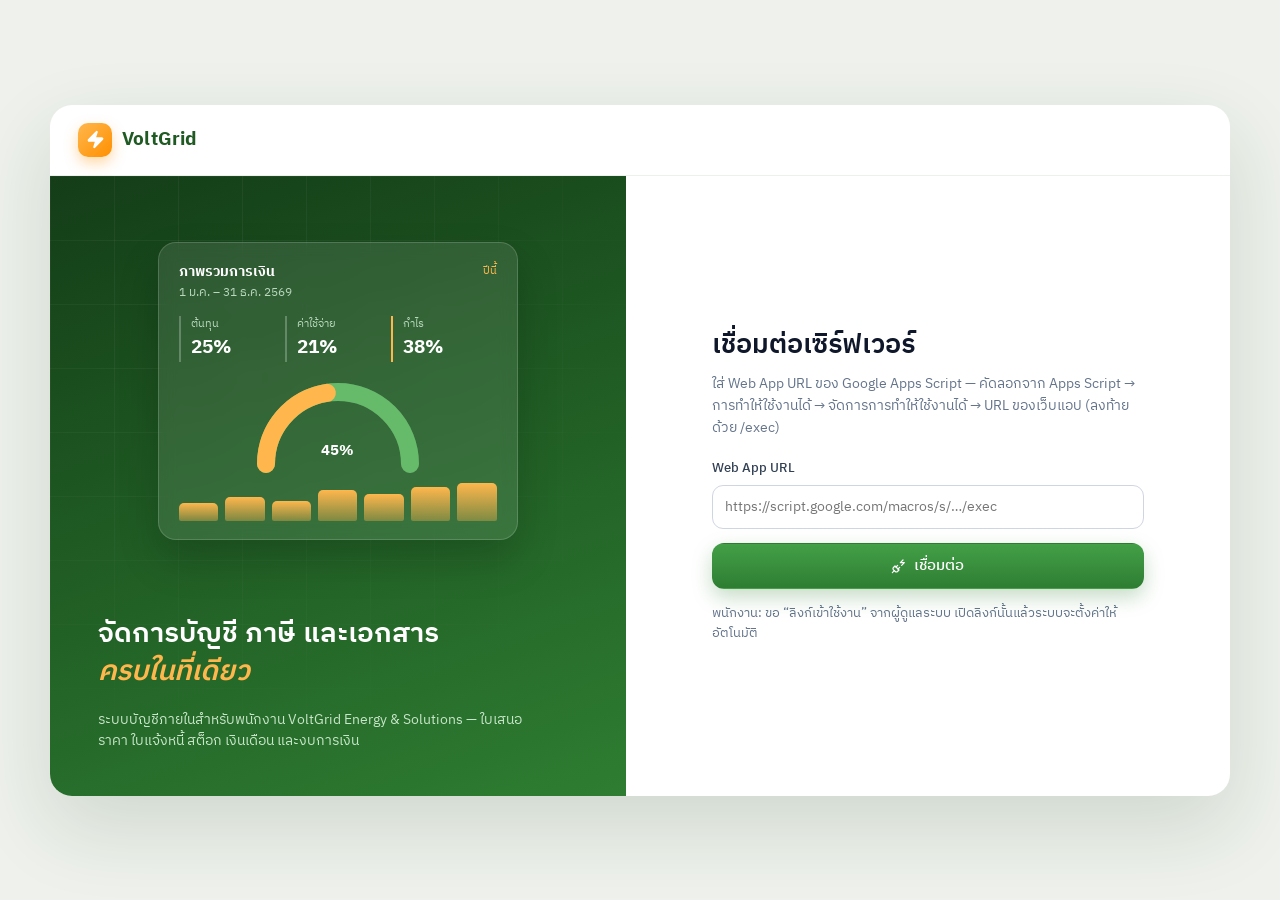
<file: index.html>
<!doctype html>
<html lang="th">
<head>
  <meta charset="utf-8">
  <meta name="viewport" content="width=device-width, initial-scale=1">
  <title>VoltGrid Accounting — ระบบบัญชีออนไลน์</title>
  <meta name="description" content="โปรแกรมบัญชีออนไลน์สำหรับ SME ไทย: ใบเสนอราคา ใบวางบิล ใบเสร็จ ซื้อ/ค่าใช้จ่าย สต็อก เงินเดือน สินทรัพย์ งบการเงิน ภาษี">
  <meta name="theme-color" content="#1f5a23">
  <!-- รูปและข้อความตอนแชร์ลิงก์ (LINE / Facebook / X) — เปลี่ยนรูปได้โดยแทนที่ไฟล์ assets/share.png -->
  <meta property="og:type" content="website">
  <meta property="og:site_name" content="VoltGrid Accounting">
  <meta property="og:title" content="VoltGrid Accounting — ระบบบัญชีออนไลน์">
  <meta property="og:description" content="ระบบบัญชีภายในของ VoltGrid Energy &amp; Solutions Co., Ltd. — ใบเสนอราคา ใบแจ้งหนี้ สต็อก เงินเดือน และงบการเงิน">
  <meta property="og:url" content="https://narakornee-maker.github.io/accflow/">
  <meta property="og:image" content="https://narakornee-maker.github.io/accflow/assets/share.png">
  <meta property="og:image:width" content="1200">
  <meta property="og:image:height" content="630">
  <meta name="twitter:card" content="summary_large_image">
  <meta name="twitter:image" content="https://narakornee-maker.github.io/accflow/assets/share.png">
  <link rel="apple-touch-icon" id="apple-icon" href="assets/icon.png">
  <link rel="icon" id="favicon" href="data:image/svg+xml,%3Csvg xmlns='http://www.w3.org/2000/svg' viewBox='0 0 32 32'%3E%3Crect width='32' height='32' rx='8' fill='%232E7D32'/%3E%3Cpath d='M18 4 8 18h7l-2 10 10-14h-7z' fill='%23FF8F00'/%3E%3C/svg%3E">
  <link rel="preconnect" href="https://fonts.googleapis.com">
  <link rel="preconnect" href="https://fonts.gstatic.com" crossorigin>
  <link href="https://fonts.googleapis.com/css2?family=IBM+Plex+Sans+Thai:wght@300;400;500;600;700&family=Sarabun:wght@400;600;700&display=swap" rel="stylesheet">
  <link rel="stylesheet" href="css/style.css">
</head>
<body>
  <div class="app">
    <aside class="sidebar" id="sidebar">
      <div class="brand">
        <div class="brand-logo" id="brand-logo"><i data-lucide="zap" class="ic"></i></div>
        <div class="brand-txt"><b id="brand-name">VoltGrid</b><small id="brand-sub">Energy &amp; Solutions · บัญชี</small></div>
      </div>
      <nav class="nav" id="nav"></nav>
      <div class="sidebar-foot" id="sidebar-foot"></div>
    </aside>
    <div class="scrim" onclick="document.body.classList.remove('nav-open')"></div>
    <div class="main">
      <header class="topbar">
        <button class="icon-btn menu-btn" onclick="document.body.classList.toggle('nav-open')" aria-label="เมนู"><i data-lucide="menu" class="ic"></i></button>
        <div>
          <h1 id="page-title">แดชบอร์ด</h1>
        </div>
        <div class="topbar-right">
          <div class="dropdown" id="co-dd"></div>
          <button id="sync-status" class="sync-pill" onclick="Sync.refresh({ quiet: false })" title="ซิงก์ข้อมูล"></button>
          <div class="dropdown" id="new-doc-dd">
            <button class="btn btn-primary btn-sm" onclick="App.toggleDropdown('new-doc-dd', event)"><i data-lucide="plus" class="ic"></i><span class="hide-sm">สร้างเอกสารใหม่</span><i data-lucide="chevron-down" class="ic"></i></button>
            <div class="dropdown-menu" id="new-doc-menu"></div>
          </div>
          <div class="dropdown" id="user-dd"><div class="user-chip" id="user-chip"></div></div>
        </div>
      </header>
      <main class="content" id="view"></main>
    </div>
  </div>

  <script src="vendor/lucide.min.js"></script>
  <script src="vendor/chart.umd.min.js"></script>
  <script src="vendor/qrcode.js"></script>
  <script src="js/config.js"></script>
  <script src="js/util.js"></script>
  <script src="js/store.js"></script>
  <script src="js/accounting.js"></script>
  <script src="js/auth.js"></script>
  <script src="js/print.js"></script>
  <script src="js/demo.js"></script>
  <script src="js/pages/dashboard.js"></script>
  <script src="js/pages/documents.js"></script>
  <script src="js/pages/contacts.js"></script>
  <script src="js/pages/products.js"></script>
  <script src="js/pages/payroll.js"></script>
  <script src="js/pages/assets.js"></script>
  <script src="js/pages/accounting.js"></script>
  <script src="js/pages/reports.js"></script>
  <script src="js/pages/settings.js"></script>
  <script src="js/pages/letters.js"></script>
  <script src="js/pages/files.js"></script>
  <script src="js/app.js"></script>
</body>
</html>
</file>
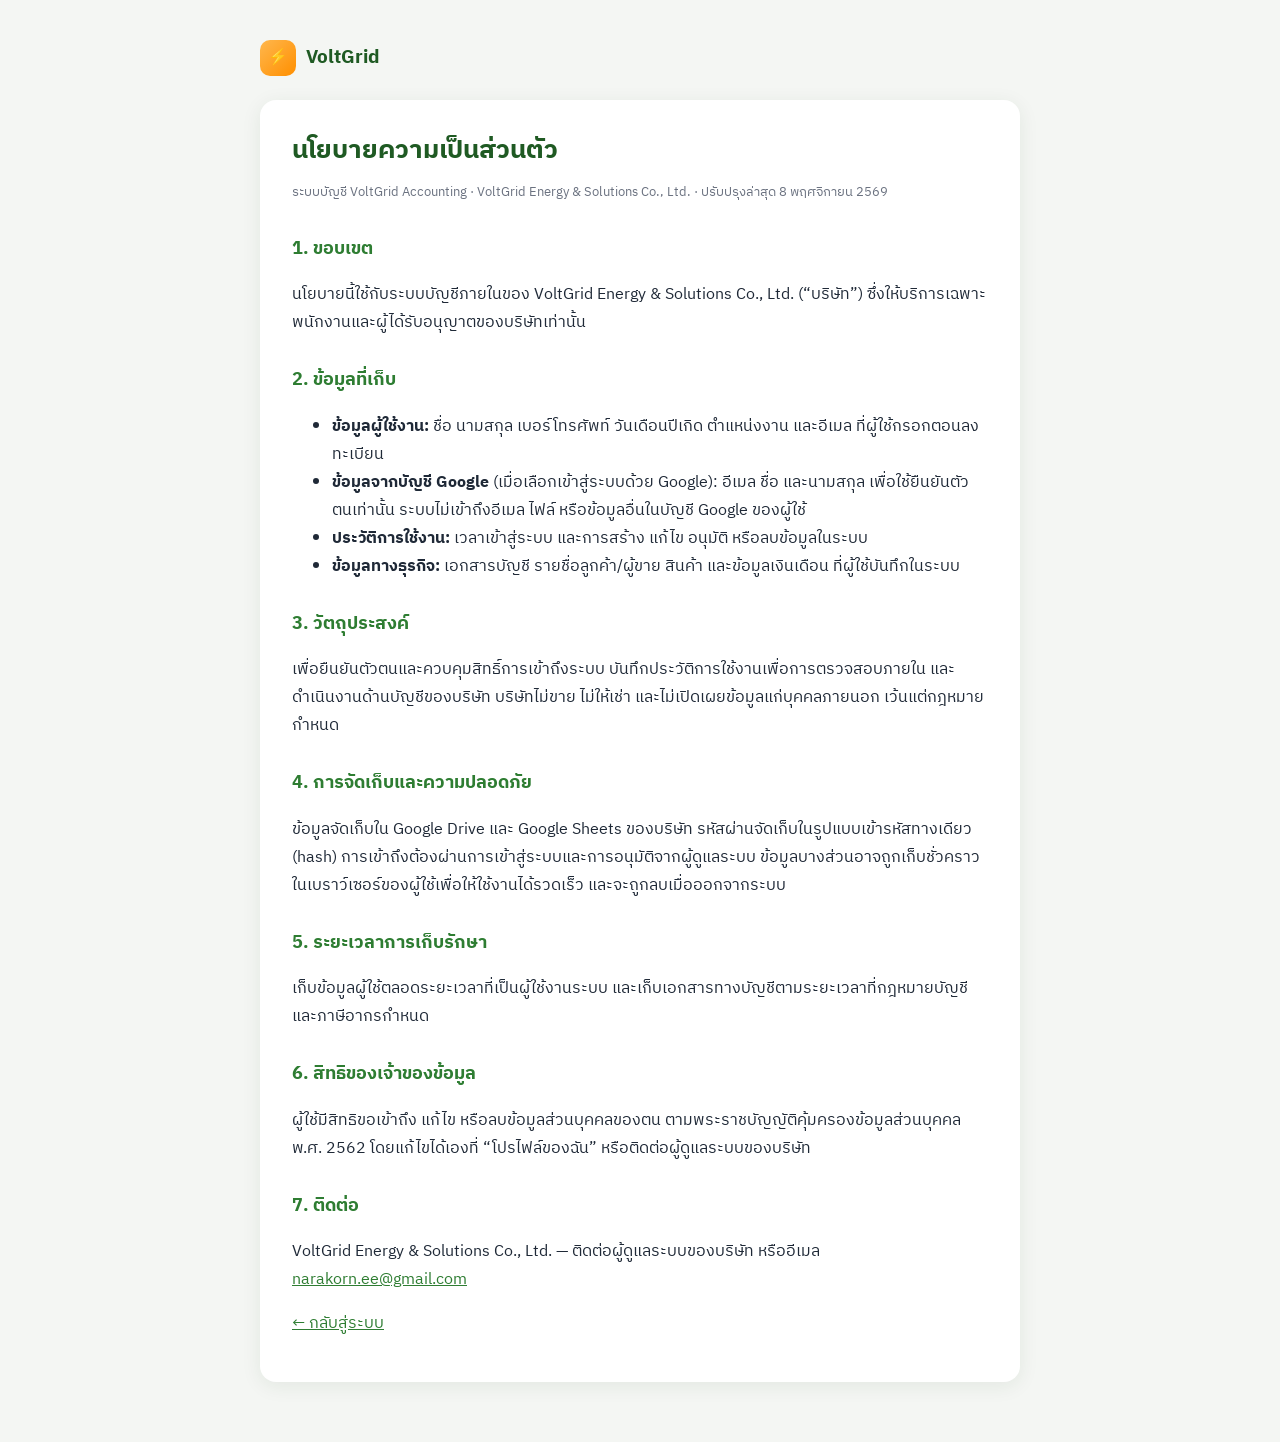
<file: privacy.html>
<!doctype html>
<html lang="th">
<head>
<meta charset="utf-8"><meta name="viewport" content="width=device-width, initial-scale=1">
<title>นโยบายความเป็นส่วนตัว — VoltGrid Accounting</title>
<link href="https://fonts.googleapis.com/css2?family=IBM+Plex+Sans+Thai:wght@400;600&display=swap" rel="stylesheet">
<style>
  body { margin: 0; font-family: 'IBM Plex Sans Thai', sans-serif; color: #1f2937; background: #f4f6f3; line-height: 1.75; }
  main { max-width: 760px; margin: 0 auto; padding: 40px 20px 60px; }
  header { display: flex; align-items: center; gap: 10px; margin-bottom: 24px; }
  .logo { width: 36px; height: 36px; border-radius: 10px; background: linear-gradient(135deg, #FFB74D, #FF8F00); display: grid; place-items: center; color: #fff; font-weight: 700; }
  h1 { font-size: 26px; color: #1f5a23; margin: 0 0 4px; } h2 { font-size: 18px; color: #2E7D32; margin-top: 28px; }
  .card { background: #fff; border-radius: 16px; padding: 28px 32px; box-shadow: 0 4px 20px rgba(20, 61, 24, .08); }
  a { color: #2E7D32; } small { color: #6b7280; }
</style>
</head>
<body><main>
<header><div class="logo">⚡</div><b style="font-size:19px;color:#1f5a23">VoltGrid</b></header>
<div class="card">
<h1>นโยบายความเป็นส่วนตัว</h1>
<small>ระบบบัญชี VoltGrid Accounting · VoltGrid Energy &amp; Solutions Co., Ltd. · ปรับปรุงล่าสุด 8 พฤศจิกายน 2569</small>

<h2>1. ขอบเขต</h2>
<p>นโยบายนี้ใช้กับระบบบัญชีภายในของ VoltGrid Energy &amp; Solutions Co., Ltd. (“บริษัท”) ซึ่งให้บริการเฉพาะพนักงานและผู้ได้รับอนุญาตของบริษัทเท่านั้น</p>

<h2>2. ข้อมูลที่เก็บ</h2>
<ul>
  <li><b>ข้อมูลผู้ใช้งาน:</b> ชื่อ นามสกุล เบอร์โทรศัพท์ วันเดือนปีเกิด ตำแหน่งงาน และอีเมล ที่ผู้ใช้กรอกตอนลงทะเบียน</li>
  <li><b>ข้อมูลจากบัญชี Google</b> (เมื่อเลือกเข้าสู่ระบบด้วย Google): อีเมล ชื่อ และนามสกุล เพื่อใช้ยืนยันตัวตนเท่านั้น ระบบไม่เข้าถึงอีเมล ไฟล์ หรือข้อมูลอื่นในบัญชี Google ของผู้ใช้</li>
  <li><b>ประวัติการใช้งาน:</b> เวลาเข้าสู่ระบบ และการสร้าง แก้ไข อนุมัติ หรือลบข้อมูลในระบบ</li>
  <li><b>ข้อมูลทางธุรกิจ:</b> เอกสารบัญชี รายชื่อลูกค้า/ผู้ขาย สินค้า และข้อมูลเงินเดือน ที่ผู้ใช้บันทึกในระบบ</li>
</ul>

<h2>3. วัตถุประสงค์</h2>
<p>เพื่อยืนยันตัวตนและควบคุมสิทธิ์การเข้าถึงระบบ บันทึกประวัติการใช้งานเพื่อการตรวจสอบภายใน และดำเนินงานด้านบัญชีของบริษัท บริษัทไม่ขาย ไม่ให้เช่า และไม่เปิดเผยข้อมูลแก่บุคคลภายนอก เว้นแต่กฎหมายกำหนด</p>

<h2>4. การจัดเก็บและความปลอดภัย</h2>
<p>ข้อมูลจัดเก็บใน Google Drive และ Google Sheets ของบริษัท รหัสผ่านจัดเก็บในรูปแบบเข้ารหัสทางเดียว (hash) การเข้าถึงต้องผ่านการเข้าสู่ระบบและการอนุมัติจากผู้ดูแลระบบ ข้อมูลบางส่วนอาจถูกเก็บชั่วคราวในเบราว์เซอร์ของผู้ใช้เพื่อให้ใช้งานได้รวดเร็ว และจะถูกลบเมื่อออกจากระบบ</p>

<h2>5. ระยะเวลาการเก็บรักษา</h2>
<p>เก็บข้อมูลผู้ใช้ตลอดระยะเวลาที่เป็นผู้ใช้งานระบบ และเก็บเอกสารทางบัญชีตามระยะเวลาที่กฎหมายบัญชีและภาษีอากรกำหนด</p>

<h2>6. สิทธิของเจ้าของข้อมูล</h2>
<p>ผู้ใช้มีสิทธิขอเข้าถึง แก้ไข หรือลบข้อมูลส่วนบุคคลของตน ตามพระราชบัญญัติคุ้มครองข้อมูลส่วนบุคคล พ.ศ. 2562 โดยแก้ไขได้เองที่ “โปรไฟล์ของฉัน” หรือติดต่อผู้ดูแลระบบของบริษัท</p>

<h2>7. ติดต่อ</h2>
<p>VoltGrid Energy &amp; Solutions Co., Ltd. — ติดต่อผู้ดูแลระบบของบริษัท หรืออีเมล <a href="mailto:narakorn.ee@gmail.com">narakorn.ee@gmail.com</a></p>
<p><a href="./">← กลับสู่ระบบ</a></p>
</div></main></body></html>
</file>
<file: css/style.css>
/* ============================================================
 * AccFlow Design System
 * ============================================================ */
:root {
  --primary: #2E7D32; --primary-600: #276c2b; --primary-700: #1f5a23; --primary-50: #edf7ee; --primary-100: #C8E6C9;
  --accent: #FF8F00; --accent-2: #FFB74D; --accent-50: #fff4e0; --green-2: #388E3C;
  --navy: #143d18; --navy-2: #1f5a23;
  --bg: #f4f6f3; --surface: #ffffff; --surface-2: #f8fafc; --border: #e4e8f0; --border-strong: #cfd6e3;
  --text: #0f172a; --text-2: #334155; --muted: #64748b; --muted-2: #94a3b8;
  --success: #16a34a; --success-50: #ecfdf3; --warning: #d97706; --warning-50: #fffbeb;
  --danger: #dc2626; --danger-50: #fef2f2; --orange: #FF8F00; --orange-50: #fff4e0; --violet: #7c3aed; --violet-50: #f5f3ff;
  --teal: #0d9488; --teal-50: #f0fdfa;
  --radius: 12px; --radius-sm: 8px; --radius-lg: 16px;
  --shadow-sm: 0 1px 2px rgba(15, 23, 42, .06);
  --shadow: 0 1px 3px rgba(15, 23, 42, .06), 0 4px 16px rgba(15, 23, 42, .05);
  --shadow-lg: 0 20px 50px rgba(15, 23, 42, .18);
  --sidebar-w: 256px; --topbar-h: 60px;
  --font: 'IBM Plex Sans Thai', 'Sarabun', system-ui, -apple-system, 'Segoe UI', sans-serif;
}
* { box-sizing: border-box; }
html, body { margin: 0; padding: 0; }
body { font-family: var(--font); font-size: 14px; line-height: 1.55; color: var(--text); background: var(--bg); -webkit-font-smoothing: antialiased; }
a { color: var(--primary); text-decoration: none; }
a:hover { text-decoration: underline; }
h1, h2, h3, h4 { margin: 0; font-weight: 600; line-height: 1.3; }
.ic { width: 18px; height: 18px; flex-shrink: 0; }
.num { text-align: right; font-variant-numeric: tabular-nums; white-space: nowrap; }
.muted { color: var(--muted); }
.small { font-size: 12.5px; }
.nowrap { white-space: nowrap; }
.right { text-align: right; } .center { text-align: center; }
.mt-0{margin-top:0}.mt-1{margin-top:8px}.mt-2{margin-top:16px}.mt-3{margin-top:24px}.mb-2{margin-bottom:16px}
.flex { display: flex; align-items: center; gap: 8px; } .flex-1 { flex: 1; } .wrap { flex-wrap: wrap; } .between { justify-content: space-between; }
.grid { display: grid; gap: 16px; }
.g2 { grid-template-columns: repeat(2, minmax(0, 1fr)); } .g3 { grid-template-columns: repeat(3, minmax(0, 1fr)); } .g4 { grid-template-columns: repeat(4, minmax(0, 1fr)); }
.text-success { color: var(--success); } .text-danger { color: var(--danger); } .text-warning { color: var(--warning); } .text-primary { color: var(--primary); }
.fw-6 { font-weight: 600; } .fw-7 { font-weight: 700; }

/* ---------------- Layout ---------------- */
.app { display: flex; min-height: 100vh; }
.sidebar { position: fixed; inset: 0 auto 0 0; width: var(--sidebar-w); background: linear-gradient(180deg, var(--navy) 0%, var(--navy-2) 100%); color: #dcecdc; display: flex; flex-direction: column; z-index: 40; transition: transform .25s; }
.brand { display: flex; align-items: center; gap: 10px; padding: 18px 20px; color: #fff; }
.brand-logo { width: 36px; height: 36px; border-radius: 10px; background: linear-gradient(135deg, #FFB74D, #FF8F00); display: grid; place-items: center; box-shadow: 0 6px 16px rgba(255, 143, 0, .4); }
.brand-logo .ic { color: #fff; width: 20px; height: 20px; }
.brand b { font-size: 17px; letter-spacing: .2px; display: block; }
.brand small { font-size: 11.5px; color: #a8cbaa; }
.nav { flex: 1; overflow-y: auto; padding: 6px 12px 16px; }
.nav::-webkit-scrollbar { width: 6px; } .nav::-webkit-scrollbar-thumb { background: rgba(255,255,255,.12); border-radius: 3px; }
.nav-sec { font-size: 11px; text-transform: uppercase; letter-spacing: .8px; color: #8fbf94; padding: 14px 10px 6px; }
.nav a { display: flex; align-items: center; gap: 11px; padding: 8.5px 12px; color: #dcecdc; border-radius: 9px; font-size: 14px; margin: 1px 0; transition: background .15s, color .15s; }
.nav a:hover { background: rgba(255, 255, 255, .06); color: #fff; text-decoration: none; }
.nav a.active { background: rgba(255, 183, 77, .16); color: #fff; box-shadow: inset 3px 0 0 #FF8F00; }
.nav a .ic { width: 18px; height: 18px; opacity: .9; }
.nav a .badge { margin-left: auto; }
.sidebar-foot { padding: 12px 16px 16px; border-top: 1px solid rgba(255, 255, 255, .07); font-size: 12px; color: #a1c7a4; }
.main { flex: 1; margin-left: var(--sidebar-w); min-width: 0; display: flex; flex-direction: column; }
.topbar { position: sticky; top: 0; z-index: 30; height: var(--topbar-h); background: rgba(255, 255, 255, .88); backdrop-filter: blur(10px); border-bottom: 1px solid var(--border); display: flex; align-items: center; gap: 12px; padding: 0 24px; }
.topbar h1 { font-size: 17px; font-weight: 600; }
.topbar .crumbs { color: var(--muted); font-size: 13px; }
.topbar-right { margin-left: auto; display: flex; align-items: center; gap: 10px; }
.menu-btn { display: none; }
.user-chip { display: flex; align-items: center; gap: 8px; padding: 4px 10px 4px 4px; border: 1px solid var(--border); border-radius: 999px; background: #fff; font-size: 13px; max-width: 220px; }
.user-chip .avatar { width: 28px; height: 28px; border-radius: 50%; background: var(--primary-100); color: var(--primary-700); display: grid; place-items: center; font-weight: 600; font-size: 12px; flex-shrink: 0; }
.user-chip span { overflow: hidden; text-overflow: ellipsis; white-space: nowrap; }
.content { padding: 24px; max-width: 1480px; width: 100%; margin: 0 auto; }
.page-head { display: flex; align-items: flex-end; justify-content: space-between; gap: 16px; margin-bottom: 20px; flex-wrap: wrap; }
.page-head h2 { font-size: 22px; }
.page-head p { margin: 4px 0 0; color: var(--muted); }

/* ---------------- Sync pill ---------------- */
.sync-pill { display: inline-flex; align-items: center; gap: 6px; font-size: 12.5px; padding: 5px 10px; border-radius: 999px; background: var(--surface-2); border: 1px solid var(--border); color: var(--muted); cursor: pointer; }
.sync-pill .ic { width: 15px; height: 15px; }
.sync-pill.ok { color: var(--success); background: var(--success-50); border-color: #bbf7d0; }
.sync-pill.warn { color: var(--warning); background: var(--warning-50); border-color: #fde68a; }
.sync-pill.err { color: var(--danger); background: var(--danger-50); border-color: #fecaca; }
.spin .ic { animation: spin 1s linear infinite; }
@keyframes spin { to { transform: rotate(360deg); } }

/* ---------------- Buttons ---------------- */
.btn { display: inline-flex; align-items: center; justify-content: center; gap: 7px; height: 38px; padding: 0 16px; border-radius: 9px; border: 1px solid transparent; font: inherit; font-weight: 500; font-size: 14px; cursor: pointer; transition: all .15s; white-space: nowrap; background: #fff; color: var(--text-2); }
.btn .ic { width: 16px; height: 16px; }
.btn:hover { text-decoration: none; }
.btn:disabled { opacity: .5; cursor: not-allowed; }
.btn-primary { background: var(--primary); color: #fff; box-shadow: 0 1px 2px rgba(46, 125, 50, .3), inset 0 1px 0 rgba(255,255,255,.15); }
.btn-primary:hover:not(:disabled) { background: var(--primary-600); }
.btn-outline { border-color: var(--border-strong); background: #fff; }
.btn-outline:hover:not(:disabled) { border-color: var(--primary); color: var(--primary); background: var(--primary-50); }
.btn-ghost { background: transparent; color: var(--text-2); }
.btn-ghost:hover:not(:disabled) { background: var(--surface-2); }
.btn-success { background: var(--success); color: #fff; } .btn-success:hover:not(:disabled) { background: #15803d; }
.btn-danger { background: var(--danger); color: #fff; } .btn-danger:hover:not(:disabled) { background: #b91c1c; }
.btn-soft { background: var(--primary-50); color: var(--primary-700); } .btn-soft:hover:not(:disabled) { background: var(--primary-100); }
.btn-sm { height: 32px; padding: 0 12px; font-size: 13px; border-radius: 8px; }
.btn-xs { height: 26px; padding: 0 9px; font-size: 12px; border-radius: 6px; }
.icon-btn { width: 34px; height: 34px; display: inline-grid; place-items: center; border-radius: 8px; border: 0; background: transparent; color: var(--muted); cursor: pointer; }
.icon-btn:hover { background: var(--surface-2); color: var(--text); }
.icon-btn.danger:hover { background: var(--danger-50); color: var(--danger); }
.btn-group { display: inline-flex; gap: 8px; flex-wrap: wrap; }

/* dropdown */
.dropdown { position: relative; }
.dropdown-menu { position: absolute; right: 0; top: calc(100% + 6px); min-width: 230px; background: #fff; border: 1px solid var(--border); border-radius: 12px; box-shadow: var(--shadow-lg); padding: 6px; display: none; z-index: 60; }
.dropdown.open .dropdown-menu { display: block; animation: pop .15s ease-out; }
.dropdown-menu a, .dropdown-menu button { display: flex; align-items: center; gap: 10px; width: 100%; padding: 9px 12px; border-radius: 8px; color: var(--text-2); background: none; border: 0; font: inherit; cursor: pointer; text-align: left; }
.dropdown-menu a:hover, .dropdown-menu button:hover { background: var(--primary-50); color: var(--primary-700); text-decoration: none; }
.dropdown-menu .sep { height: 1px; background: var(--border); margin: 6px 4px; }
.dropdown-menu .lbl { font-size: 11px; color: var(--muted-2); padding: 6px 12px 2px; text-transform: uppercase; letter-spacing: .6px; }
@keyframes pop { from { opacity: 0; transform: translateY(-4px); } to { opacity: 1; transform: none; } }

/* ---------------- Cards ---------------- */
.card { background: var(--surface); border: 1px solid var(--border); border-radius: var(--radius); box-shadow: var(--shadow-sm); }
.card-head { display: flex; align-items: center; justify-content: space-between; gap: 12px; padding: 16px 20px; border-bottom: 1px solid var(--border); }
.card-head h3 { font-size: 15.5px; }
.card-body { padding: 20px; }
.card-body.p0 { padding: 0; }
.card + .card { margin-top: 16px; }
.grid > .card + .card, .grid > .card { margin-top: 0; }
.g21 { grid-template-columns: minmax(0, 2fr) minmax(0, 1fr); }
.g5 { grid-template-columns: repeat(5, minmax(0, 1fr)); }

/* KPI */
.kpi { padding: 18px 20px; display: flex; gap: 14px; align-items: flex-start; }
.kpi-ic { width: 44px; height: 44px; border-radius: 12px; display: grid; place-items: center; flex-shrink: 0; }
.kpi-ic .ic { width: 22px; height: 22px; }
.kpi-label { color: var(--muted); font-size: 13px; }
.kpi-value { font-size: 23px; font-weight: 700; letter-spacing: -.3px; font-variant-numeric: tabular-nums; margin-top: 2px; }
.kpi-sub { font-size: 12px; color: var(--muted); margin-top: 2px; }
.tone-blue { background: var(--primary-50); color: var(--primary); } .tone-green { background: var(--success-50); color: var(--success); }
.tone-orange { background: var(--orange-50); color: var(--orange); } .tone-red { background: var(--danger-50); color: var(--danger); }
.tone-violet { background: var(--violet-50); color: var(--violet); } .tone-teal { background: var(--teal-50); color: var(--teal); }

/* Hero welcome */
.hero { background: linear-gradient(120deg, #143d18 0%, #2E7D32 55%, #388E3C 100%); color: #fff; border-radius: var(--radius-lg); padding: 24px 28px; position: relative; overflow: hidden; display: flex; justify-content: space-between; gap: 24px; flex-wrap: wrap; }
.hero::after { content: ''; position: absolute; right: -60px; top: -80px; width: 280px; height: 280px; border-radius: 50%; background: rgba(255, 255, 255, .08); }
.hero::before { content: ''; position: absolute; right: 120px; bottom: -120px; width: 220px; height: 220px; border-radius: 50%; background: rgba(255, 255, 255, .06); }
.hero h2 { font-size: 22px; } .hero p { margin: 6px 0 0; color: #e3f2e4; font-size: 13.5px; }
.hero .meta { display: flex; gap: 18px; flex-wrap: wrap; margin-top: 14px; font-size: 13px; color: #e3f2e4; }
.hero .meta span { display: inline-flex; align-items: center; gap: 6px; }
.hero .meta .ic { width: 15px; height: 15px; }
.hero-actions { display: flex; gap: 10px; align-items: flex-end; position: relative; z-index: 1; flex-wrap: wrap; }
.hero .btn { background: rgba(255, 255, 255, .15); color: #fff; border-color: rgba(255, 255, 255, .25); }
.hero .btn:hover { background: rgba(255, 255, 255, .25); }
.hero .btn-white { background: #FF8F00; color: #fff; border-color: #FF8F00; }
.hero .btn-white:hover { background: #f08400; }

/* Quick action tiles */
.qa { padding: 20px; text-align: center; transition: transform .15s, box-shadow .15s; }
.qa:hover { transform: translateY(-2px); box-shadow: var(--shadow); }
.qa-ic { width: 64px; height: 64px; border-radius: 18px; margin: 0 auto 12px; display: grid; place-items: center; }
.qa-ic .ic { width: 30px; height: 30px; }
.qa h4 { font-size: 16px; margin-bottom: 10px; }
.qa ul { list-style: none; padding: 0; margin: 0; text-align: left; }
.qa li a { display: flex; align-items: center; gap: 8px; padding: 6px 8px; border-radius: 8px; font-size: 13.5px; }
.qa li a:hover { background: var(--primary-50); text-decoration: none; }
.qa li .ic { width: 15px; height: 15px; }

/* status summary list (dashboard right) */
.stat-list { list-style: none; margin: 0; padding: 0; }
.stat-list li { display: flex; justify-content: space-between; padding: 7px 0; border-bottom: 1px dashed var(--border); font-size: 13.5px; }
.stat-list li:last-child { border-bottom: 0; }
.stat-list li a { color: var(--text-2); }
.stat-list .danger, .stat-list .danger a { color: var(--danger); }

/* Hub (getting-started) */
.hub { display: grid; grid-template-columns: repeat(2, minmax(0, 1fr)); }
.hub a { display: flex; gap: 18px; padding: 22px 24px; border-bottom: 1px solid var(--border); color: var(--text); transition: background .15s; }
.hub a:nth-child(odd) { border-right: 1px solid var(--border); }
.hub a:hover { background: var(--primary-50); text-decoration: none; }
.hub .ic { width: 34px; height: 34px; color: var(--primary); stroke-width: 1.5; }
.hub h4 { font-size: 16.5px; } .hub p { margin: 4px 0 0; color: var(--muted); font-size: 13.5px; }

/* ---------------- Summary strip (document lists) ---------------- */
.strip { display: grid; grid-template-columns: 180px repeat(3, minmax(0, 1fr)); gap: 0; border-radius: var(--radius); overflow: hidden; border: 1px solid var(--border); background: #fff; margin-bottom: 16px; }
.strip-first { padding: 14px 18px; text-align: center; display: flex; flex-direction: column; justify-content: center; border-right: 1px solid var(--border); }
.strip-first .lbl { font-size: 13px; font-weight: 600; } .strip-first .n { font-size: 30px; font-weight: 700; line-height: 1.2; } .strip-first .s { font-size: 12px; color: var(--muted); }
.strip-box { padding: 14px 18px; color: #fff; cursor: pointer; position: relative; transition: filter .15s; }
.strip-box:hover { filter: brightness(1.05); }
.strip-box.active::after { content: ''; position: absolute; left: 0; right: 0; bottom: 0; height: 4px; background: rgba(0, 0, 0, .25); }
.strip-box .t { font-size: 13px; font-weight: 600; opacity: .95; }
.strip-box .c { font-size: 12px; opacity: .9; margin-top: 4px; }
.strip-box .v { font-size: 20px; font-weight: 700; font-variant-numeric: tabular-nums; }
.sb-orange { background: linear-gradient(135deg, #FFA726, #FF8F00); }
.sb-slate { background: linear-gradient(135deg, #7c8aa5, #64748b); }
.sb-green { background: linear-gradient(135deg, #43A047, #2E7D32); }
.sb-blue { background: linear-gradient(135deg, #388E3C, #2E7D32); }
.sb-violet { background: linear-gradient(135deg, #8b5cf6, #7c3aed); }

/* ---------------- Toolbar / filters ---------------- */
.toolbar { display: flex; align-items: center; gap: 10px; padding: 12px 16px; border-bottom: 1px solid var(--border); flex-wrap: wrap; }
.search { position: relative; flex: 1; min-width: 200px; max-width: 420px; }
.search .ic { position: absolute; left: 11px; top: 50%; transform: translateY(-50%); color: var(--muted-2); width: 17px; height: 17px; }
.search input { padding-left: 36px !important; }
.tabs { display: flex; gap: 4px; border-bottom: 1px solid var(--border); padding: 0 16px; overflow-x: auto; }
.tabs a, .tabs button { padding: 12px 14px; color: var(--muted); border: 0; background: none; font: inherit; font-weight: 500; cursor: pointer; border-bottom: 2px solid transparent; margin-bottom: -1px; white-space: nowrap; display: inline-flex; gap: 7px; align-items: center; }
.tabs a:hover, .tabs button:hover { color: var(--text); text-decoration: none; }
.tabs .active { color: var(--primary); border-bottom-color: var(--primary); }
.tabs .ic { width: 16px; height: 16px; }
.seg { display: inline-flex; background: var(--surface-2); border: 1px solid var(--border); border-radius: 9px; padding: 3px; }
.seg button { border: 0; background: none; font: inherit; font-size: 13px; padding: 5px 12px; border-radius: 7px; color: var(--muted); cursor: pointer; }
.seg button.active { background: #fff; color: var(--primary-700); box-shadow: var(--shadow-sm); font-weight: 500; }

/* ---------------- Forms ---------------- */
.field { display: flex; flex-direction: column; gap: 6px; }
.field > label, .lbl-sm { font-size: 13px; color: var(--text-2); font-weight: 500; }
.field .hint { font-size: 12px; color: var(--muted); }
.req::after { content: ' *'; color: var(--danger); }
input[type=text], input[type=number], input[type=date], input[type=email], input[type=tel], input[type=url], input[type=password], input[type=month], input:not([type]), select, textarea {
  width: 100%; height: 38px; padding: 0 12px; border: 1px solid var(--border-strong); border-radius: 9px; font: inherit; font-size: 14px; color: var(--text); background: #fff; transition: border-color .15s, box-shadow .15s; }
textarea { height: auto; min-height: 76px; padding: 9px 12px; resize: vertical; }
select { appearance: none; background-image: url("data:image/svg+xml,%3Csvg xmlns='http://www.w3.org/2000/svg' width='16' height='16' fill='none' stroke='%2364748b' stroke-width='2' viewBox='0 0 24 24'%3E%3Cpath d='m6 9 6 6 6-6'/%3E%3C/svg%3E"); background-repeat: no-repeat; background-position: right 10px center; padding-right: 32px; }
input:focus, select:focus, textarea:focus { outline: none; border-color: var(--primary); box-shadow: 0 0 0 3px rgba(46, 125, 50, .15); }
input[readonly], input:disabled, select:disabled, textarea:disabled, textarea[readonly] { background: var(--surface-2); color: var(--text-2); }
input.num { text-align: right; }
.check { display: inline-flex; align-items: center; gap: 8px; cursor: pointer; user-select: none; }
.check input { width: 17px; height: 17px; accent-color: var(--primary); }
.form-grid { display: grid; grid-template-columns: repeat(2, minmax(0, 1fr)); gap: 14px 16px; }
.form-grid .full { grid-column: 1 / -1; }
.form-grid.g3 { grid-template-columns: repeat(3, minmax(0, 1fr)); }
.form-grid.g4 { grid-template-columns: repeat(4, minmax(0, 1fr)); }
.input-sm { height: 32px !important; font-size: 13.5px !important; padding: 0 8px !important; }

/* switch */
.switch { position: relative; width: 38px; height: 22px; display: inline-block; flex-shrink: 0; }
.switch input { opacity: 0; width: 0; height: 0; }
.switch span { position: absolute; inset: 0; background: #cbd5e1; border-radius: 22px; cursor: pointer; transition: .2s; }
.switch span::before { content: ''; position: absolute; width: 16px; height: 16px; left: 3px; top: 3px; background: #fff; border-radius: 50%; transition: .2s; box-shadow: 0 1px 2px rgba(0,0,0,.2); }
.switch input:checked + span { background: var(--primary); }
.switch input:checked + span::before { transform: translateX(16px); }
.switch input:disabled + span { opacity: .45; cursor: not-allowed; }

/* ---------------- Tables ---------------- */
.table-wrap { overflow-x: auto; }
table.tbl { width: 100%; border-collapse: collapse; font-size: 13.5px; }
.tbl th { background: var(--surface-2); color: var(--text-2); font-weight: 600; text-align: left; padding: 11px 14px; border-bottom: 1px solid var(--border); white-space: nowrap; font-size: 13px; }
.tbl td { padding: 11px 14px; border-bottom: 1px solid var(--border); vertical-align: middle; }
.tbl tbody tr:hover td { background: #f5faf5; }
.tbl tr.clickable { cursor: pointer; }
.tbl tfoot td { font-weight: 700; background: var(--surface-2); border-top: 2px solid var(--border-strong); }
.tbl .sub td { background: #fbfcfe; }
.tbl tr.group td { background: var(--primary-50); font-weight: 600; color: var(--primary-700); }
.tbl.compact td, .tbl.compact th { padding: 7px 12px; }
.tbl .doc-link { font-weight: 600; }
.tbl td.actions { white-space: nowrap; text-align: right; width: 1%; }
.empty { text-align: center; padding: 56px 20px; color: var(--muted); }
.empty .ic { width: 48px; height: 48px; color: var(--muted-2); stroke-width: 1.3; margin-bottom: 10px; }
.empty h4 { color: var(--text-2); margin-bottom: 4px; font-size: 15px; }
.pager { display: flex; align-items: center; justify-content: space-between; padding: 12px 16px; font-size: 13px; color: var(--muted); gap: 12px; flex-wrap: wrap; }
.pager .sizes button { border: 0; background: none; color: var(--primary); cursor: pointer; font: inherit; padding: 2px 5px; }
.pager .sizes button.active { font-weight: 700; text-decoration: underline; }

/* status chips */
.chip { display: inline-flex; align-items: center; gap: 6px; font-size: 12.5px; font-weight: 500; padding: 3px 10px; border-radius: 999px; white-space: nowrap; }
.chip::before { content: ''; width: 7px; height: 7px; border-radius: 50%; background: currentColor; }
.chip-draft { background: #f1f5f9; color: #64748b; }
.chip-pending { background: #fef9c3; color: #a16207; }
.chip-approved { background: var(--accent-50); color: #c26d00; }
.chip-paid, .chip-done { background: var(--success-50); color: var(--success); }
.chip-overdue, .chip-void { background: var(--danger-50); color: var(--danger); }
.chip-info { background: var(--violet-50); color: var(--violet); }
.badge { display: inline-grid; place-items: center; min-width: 20px; height: 20px; padding: 0 6px; font-size: 11px; font-weight: 600; border-radius: 10px; background: var(--danger); color: #fff; }
.tag { display: inline-block; font-size: 11.5px; padding: 1px 8px; border-radius: 6px; background: var(--surface-2); border: 1px solid var(--border); color: var(--muted); }

/* ---------------- Document editor ---------------- */
.doc-head { display: flex; justify-content: space-between; align-items: center; gap: 16px; flex-wrap: wrap; margin-bottom: 16px; }
.doc-head .title { display: flex; align-items: center; gap: 12px; }
.doc-head h2 { font-size: 20px; }
.doc-paper { background: #fff; border: 1px solid var(--border); border-radius: var(--radius-lg); box-shadow: var(--shadow); }
.doc-paper .section { padding: 22px 26px; border-bottom: 1px solid var(--border); }
.doc-paper .section:last-child { border-bottom: 0; }
.doc-grid { display: grid; grid-template-columns: 1.3fr 1fr; gap: 28px; }
.party-box { background: var(--surface-2); border: 1px dashed var(--border-strong); border-radius: 10px; padding: 12px 14px; font-size: 13px; color: var(--text-2); margin-top: 10px; min-height: 64px; }
.items-tbl { width: 100%; border-collapse: separate; border-spacing: 0; }
.items-tbl th { font-size: 12.5px; color: var(--muted); font-weight: 600; text-align: left; padding: 8px 6px; border-bottom: 1px solid var(--border); }
.items-tbl td { padding: 6px; vertical-align: top; border-bottom: 1px solid #f1f4f9; }
.items-tbl td.idx { color: var(--muted-2); width: 30px; padding-top: 14px; text-align: center; }
.items-tbl .amount { padding-top: 14px; font-weight: 600; }
.items-tbl input, .items-tbl select { height: 36px; font-size: 13.5px; }
.items-tbl .desc-wrap { display: flex; flex-direction: column; gap: 6px; }
.totals { width: 100%; max-width: 420px; margin-left: auto; }
.totals .row { display: flex; justify-content: space-between; align-items: center; gap: 12px; padding: 7px 0; font-size: 14px; }
.totals .row > span:last-child { font-variant-numeric: tabular-nums; }
.totals .row.grand { border-top: 2px solid var(--text); margin-top: 6px; padding-top: 12px; font-size: 17px; font-weight: 700; }
.totals .row.net { background: var(--primary-50); margin: 8px -12px 0; padding: 10px 12px; border-radius: 9px; color: var(--primary-700); font-weight: 700; font-size: 16px; }
.totals select, .totals input { height: 32px; font-size: 13px; width: auto; }
.baht-text { background: var(--surface-2); border-radius: 8px; padding: 8px 12px; font-size: 13px; color: var(--text-2); margin-top: 10px; text-align: center; }
.flow { display: flex; align-items: center; gap: 6px; flex-wrap: wrap; font-size: 13px; }
.flow .step { display: inline-flex; align-items: center; gap: 6px; padding: 5px 11px; border-radius: 999px; background: var(--surface-2); border: 1px solid var(--border); color: var(--muted); }
.flow .step.done { background: var(--success-50); border-color: #bbf7d0; color: var(--success); }
.flow .step.cur { background: var(--primary-50); border-color: var(--primary-100); color: var(--primary-700); font-weight: 600; }
.flow .arrow { color: var(--muted-2); }
.lock-note { display: flex; gap: 10px; align-items: center; background: var(--warning-50); border: 1px solid #fde68a; color: #92400e; padding: 10px 14px; border-radius: 10px; font-size: 13.5px; margin-bottom: 14px; }

/* ---------------- Reports ---------------- */
.report { max-width: 900px; margin: 0 auto; }
.report-title { text-align: center; padding: 22px 20px 6px; }
.report-title h3 { font-size: 18px; } .report-title p { margin: 4px 0 0; color: var(--muted); font-size: 13px; }
.fs { width: 100%; border-collapse: collapse; font-size: 14px; }
.fs td { padding: 7px 14px; }
.fs .h td { font-weight: 700; padding-top: 16px; color: var(--primary-700); }
.fs .i td:first-child { padding-left: 34px; }
.fs .t td { font-weight: 600; border-top: 1px solid var(--border-strong); }
.fs .gt td { font-weight: 700; border-top: 1px solid var(--text); border-bottom: 3px double var(--text); font-size: 15px; }
.fs .code { color: var(--muted); font-size: 12px; margin-right: 8px; }
.alert { display: flex; gap: 10px; padding: 12px 14px; border-radius: 10px; font-size: 13.5px; align-items: flex-start; }
.alert-ok { background: var(--success-50); color: #166534; border: 1px solid #bbf7d0; }
.alert-err { background: var(--danger-50); color: #991b1b; border: 1px solid #fecaca; }
.alert-info { background: var(--primary-50); color: var(--primary-700); border: 1px solid var(--primary-100); }
.alert-warn { background: var(--warning-50); color: #92400e; border: 1px solid #fde68a; }
.chart-box { position: relative; height: 290px; }

/* ---------------- Modal ---------------- */
.modal-overlay { position: fixed; inset: 0; background: rgba(15, 23, 42, .45); backdrop-filter: blur(2px); display: grid; place-items: center; z-index: 100; padding: 20px; opacity: 0; transition: opacity .2s; }
.modal-overlay.show { opacity: 1; }
.modal { background: #fff; border-radius: var(--radius-lg); box-shadow: var(--shadow-lg); width: 100%; max-height: calc(100vh - 40px); display: flex; flex-direction: column; transform: translateY(10px) scale(.98); transition: transform .2s; }
.modal-overlay.show .modal { transform: none; }
.modal-full { max-width: 1400px; }
.sig-pad-wrap { position: relative; max-width: 620px; border: 2px dashed var(--border-strong); border-radius: 12px; background: #fff; touch-action: none; }
.sig-pad-wrap canvas { display: block; cursor: crosshair; touch-action: none; }
.sig-pad-wrap::after { content: ''; position: absolute; left: 24px; right: 24px; bottom: 44px; border-bottom: 1px solid #e2e8f0; pointer-events: none; }
.sig-pad-hint { position: absolute; left: 0; right: 0; top: 50%; transform: translateY(-50%); text-align: center; color: var(--muted-2); pointer-events: none; font-size: 14px; }
.sig-pad-wrap.used .sig-pad-hint { display: none; }
.sig-current { display: flex; align-items: center; gap: 10px; min-height: 64px; padding: 8px 12px; border: 1px solid var(--border); border-radius: 10px; background: repeating-conic-gradient(#f1f5f9 0% 25%, #fff 0% 50%) 50% / 16px 16px; }
.sig-current img { max-height: 70px; max-width: 260px; }
.pv { display: grid; grid-template-columns: minmax(0, 1fr) 330px; gap: 18px; }
.pv-frame iframe { width: 100%; height: calc(100vh - 210px); min-height: 480px; border: 1px solid var(--border); border-radius: 12px; background: #e5e7eb; display: block; }
.pv-side { max-height: calc(100vh - 210px); overflow-y: auto; padding-right: 4px; display: flex; flex-direction: column; gap: 12px; }
.pv-sec { border: 1px solid var(--border); border-radius: 12px; padding: 14px; display: flex; flex-direction: column; gap: 10px; }
.pv-sec h4 { font-size: 14px; display: flex; align-items: center; gap: 8px; color: var(--text-2); }
.pv-sec h4 .ic { width: 16px; height: 16px; color: var(--primary); }
.pv-checks { display: grid; grid-template-columns: 1fr 1fr; gap: 8px; font-size: 13px; }
.swatches { display: flex; flex-wrap: wrap; gap: 7px; align-items: center; }
.swatches button { width: 26px; height: 26px; border-radius: 50%; border: 2px solid #fff; box-shadow: 0 0 0 1px var(--border-strong); cursor: pointer; }
.swatches button.on { box-shadow: 0 0 0 2px var(--text); }
.swatches input[type=color] { width: 32px; height: 28px; padding: 0 2px; border-radius: 6px; cursor: pointer; }
.modal-head h3 { display: flex; align-items: center; gap: 8px; }
.modal-sm { max-width: 420px; } .modal-md { max-width: 620px; } .modal-lg { max-width: 860px; } .modal-xl { max-width: 1140px; }
.modal-head { display: flex; justify-content: space-between; align-items: center; padding: 16px 20px; border-bottom: 1px solid var(--border); }
.modal-head h3 { font-size: 17px; }
.modal-body { padding: 20px; overflow-y: auto; }
.modal-foot { padding: 14px 20px; border-top: 1px solid var(--border); display: flex; justify-content: flex-end; gap: 10px; background: var(--surface-2); border-radius: 0 0 var(--radius-lg) var(--radius-lg); }
.confirm-msg { margin: 0; font-size: 14.5px; color: var(--text-2); }

/* toast */
#toasts { position: fixed; right: 20px; bottom: 20px; z-index: 200; display: flex; flex-direction: column; gap: 10px; }
.toast { display: flex; align-items: center; gap: 10px; background: #0f172a; color: #fff; padding: 12px 16px; border-radius: 10px; box-shadow: var(--shadow-lg); font-size: 14px; transform: translateX(120%); transition: transform .3s; max-width: 380px; }
.toast.show { transform: none; }
.toast-success .ic { color: #4ade80; } .toast-error .ic { color: #f87171; } .toast-warning .ic { color: #fbbf24; } .toast-info .ic { color: #60a5fa; }

/* overlay for mobile sidebar */
.scrim { display: none; }

/* ---------------- Responsive ---------------- */
@media (max-width: 1100px) {
  .g4 { grid-template-columns: repeat(2, minmax(0, 1fr)); }
  .doc-grid { grid-template-columns: 1fr; }
}
@media (max-width: 900px) {
  .pv { grid-template-columns: 1fr; } .pv-frame iframe { height: 60vh; } .pv-side { max-height: none; }
  .modal-foot { flex-wrap: wrap; }
  .sidebar { transform: translateX(-100%); }
  body.nav-open .sidebar { transform: none; }
  body.nav-open .scrim { display: block; position: fixed; inset: 0; background: rgba(15, 23, 42, .4); z-index: 35; }
  .main { margin-left: 0; }
  .menu-btn { display: inline-grid; }
  .content { padding: 16px; }
  .topbar { padding: 0 12px; }
  .g3, .g2, .g21 { grid-template-columns: 1fr; }
  .g5 { grid-template-columns: repeat(2, minmax(0, 1fr)); }
  .hero { padding: 20px; }
  .page-head h2 { font-size: 19px; }
  .strip { grid-template-columns: 1fr 1fr; }
  .strip-first { grid-column: 1 / -1; border-right: 0; border-bottom: 1px solid var(--border); }
  .hub { grid-template-columns: 1fr; }
  .hub a:nth-child(odd) { border-right: 0; }
  .form-grid, .form-grid.g3, .form-grid.g4 { grid-template-columns: 1fr; }
  .user-chip span, .sync-pill span, .hide-sm { display: none; }
  .doc-paper .section { padding: 16px; }
}
@media (max-width: 560px) {
  .toolbar .flex { flex-wrap: wrap; } .toolbar input[type=date] { max-width: 150px; }
  .report { overflow-x: auto; } .g4 { grid-template-columns: 1fr; } }

@media print {
  .sidebar, .topbar, .no-print, .toolbar, .tabs, .pager { display: none !important; }
  .main { margin: 0; } .content { padding: 0; max-width: none; }
  .card { box-shadow: none; border: 0; }
  body { background: #fff; }
}

/* ============================================================
 * User menu
 * ============================================================ */
.user-chip { padding: 0; border: 0; background: none; max-width: none; }
.user-btn { display: flex; align-items: center; gap: 8px; padding: 4px 10px 4px 4px; border: 1px solid var(--border); border-radius: 999px; background: #fff; font: inherit; cursor: pointer; max-width: 260px; color: var(--text); }
.user-btn:hover { border-color: var(--primary); }
.user-btn .ic { width: 15px; height: 15px; color: var(--muted); }
.user-txt { display: flex; flex-direction: column; line-height: 1.2; text-align: left; overflow: hidden; }
.user-txt b { font-size: 13px; font-weight: 600; white-space: nowrap; overflow: hidden; text-overflow: ellipsis; }
.user-txt small { font-size: 11px; color: var(--muted); white-space: nowrap; overflow: hidden; text-overflow: ellipsis; }
.avatar { width: 30px; height: 30px; border-radius: 50%; background: var(--primary-100); color: var(--primary-700); display: grid; place-items: center; font-weight: 700; font-size: 13px; flex-shrink: 0; }
.avatar-lg { width: 52px; height: 52px; border-radius: 50%; background: linear-gradient(135deg, var(--primary), var(--green-2)); color: #fff; display: grid; place-items: center; font-weight: 700; font-size: 22px; flex-shrink: 0; }
.spin-ic { animation: spin 1s linear infinite; display: inline-block; vertical-align: -3px; }
@media (max-width: 900px) { .user-txt { display: none; } }

/* ============================================================
 * Auth (login / register)
 * ============================================================ */
body.auth-mode .app { display: none; }
#auth { position: fixed; inset: 0; z-index: 80; overflow-y: auto; background: #eef1ec; }
.auth-page { min-height: 100%; display: grid; place-items: center; padding: 28px; }
.auth-shell { width: 100%; max-width: 1180px; background: #fff; border-radius: 22px; box-shadow: 0 30px 80px rgba(20, 61, 24, .14); overflow: hidden; animation: aFade .5s ease both; }
.auth-top { display: flex; justify-content: space-between; align-items: center; padding: 18px 28px; border-bottom: 1px solid #edf0ec; }
.auth-brand { display: flex; align-items: center; gap: 10px; font-size: 19px; letter-spacing: .2px; }
.auth-brand b { color: var(--primary-700); }
.auth-logo { width: 34px; height: 34px; border-radius: 10px; background: linear-gradient(135deg, var(--accent-2), var(--accent)); display: grid; place-items: center; box-shadow: 0 6px 14px rgba(255, 143, 0, .35); }
.auth-logo .ic { color: #fff; width: 19px; height: 19px; fill: #fff; }
.auth-switch { font-size: 13.5px; color: var(--muted); }
.auth-switch a { font-weight: 600; color: var(--primary); }
.auth-body { display: grid; grid-template-columns: minmax(0, 1fr) minmax(0, 1.05fr); min-height: 620px; }
.auth-hero { position: relative; overflow: hidden; background: linear-gradient(160deg, #143d18 0%, #1f5a23 45%, #2E7D32 100%); color: #fff; padding: 56px 48px 44px; display: flex; flex-direction: column; justify-content: flex-end; gap: 18px; animation: aPanel .7s cubic-bezier(.2,.7,.2,1) both; }
.auth-grid { position: absolute; inset: 0; background-image: linear-gradient(rgba(255,255,255,.06) 1px, transparent 1px), linear-gradient(90deg, rgba(255,255,255,.06) 1px, transparent 1px); background-size: 64px 64px; mask-image: radial-gradient(circle at 30% 20%, #000 0%, transparent 75%); -webkit-mask-image: radial-gradient(circle at 30% 20%, #000 0%, transparent 75%); }
.auth-card { position: relative; align-self: center; width: min(360px, 100%); margin-bottom: auto; margin-top: 10px; background: rgba(255,255,255,.1); border: 1px solid rgba(255,255,255,.16); backdrop-filter: blur(8px); border-radius: 18px; padding: 18px 20px; box-shadow: 0 20px 40px rgba(0,0,0,.18); animation: aRise .8s .25s cubic-bezier(.2,.7,.2,1) both; }
.auth-card b { font-size: 14px; }
.auth-chip { font-size: 11px; color: var(--accent-2); }
.auth-sub { font-size: 11.5px; color: #b9d8bc; margin-top: 2px; }
.auth-stats { display: grid; grid-template-columns: repeat(3, 1fr); margin-top: 14px; }
.auth-stats div { border-left: 2px solid rgba(255,255,255,.25); padding-left: 10px; }
.auth-stats div:last-child { border-color: var(--accent-2); }
.auth-stats small { display: block; font-size: 11px; color: #b9d8bc; }
.auth-stats b { font-size: 19px; font-variant-numeric: tabular-nums; }
.auth-gauge { width: 180px; display: block; margin: 12px auto 0; }
.auth-gauge path { fill: none; stroke-width: 20; stroke-linecap: round; }
.auth-gauge .g-bg { stroke: rgba(255,255,255,.12); }
.auth-gauge .g-a { stroke: #66BB6A; stroke-dasharray: 252; stroke-dashoffset: 252; animation: aDraw1 1.2s .7s ease-out forwards; }
.auth-gauge .g-b { stroke: var(--accent-2); stroke-dasharray: 252; stroke-dashoffset: 252; animation: aDraw2 1.2s 1s ease-out forwards; }
.auth-gauge-label { text-align: center; margin-top: -34px; font-weight: 700; font-size: 15px; animation: aFade .5s 1.6s both; }
.auth-bars { display: flex; align-items: flex-end; gap: 7px; height: 46px; margin-top: 12px; }
.auth-bars span { flex: 1; border-radius: 5px 5px 2px 2px; background: linear-gradient(180deg, var(--accent-2), rgba(255,183,77,.35)); height: var(--h); transform-origin: bottom; animation: aGrow .7s var(--d) cubic-bezier(.2,.7,.2,1) both; }
.auth-hero h2 { position: relative; font-size: 28px; line-height: 1.35; font-weight: 600; animation: aRise .7s .9s both; }
.auth-hero h2 em { color: var(--accent-2); font-style: italic; }
.auth-hero p { position: relative; margin: 0; color: #c8e6c9; font-size: 13.5px; max-width: 440px; animation: aRise .7s 1.05s both; }
.auth-form { padding: 54px 64px; display: flex; flex-direction: column; justify-content: center; gap: 14px; max-width: 560px; width: 100%; margin: 0 auto; animation: aRise .6s .35s both; }
.auth-form h1 { font-size: 27px; font-weight: 600; color: var(--text); }
.auth-lead { margin: -4px 0 6px; color: var(--muted); font-size: 14px; }
.auth-fields { display: flex; flex-direction: column; gap: 14px; }
.auth-fields > * { animation: aRise .5s both; }
.auth-fields > *:nth-child(2) { animation-delay: .06s; } .auth-fields > *:nth-child(3) { animation-delay: .12s; } .auth-fields > *:nth-child(4) { animation-delay: .18s; } .auth-fields > *:nth-child(5) { animation-delay: .24s; }
.auth-fields input { height: 44px; border-radius: 11px; }
.auth-pw { position: relative; }
.auth-pw input { padding-right: 44px; }
.auth-pw .icon-btn { position: absolute; right: 5px; top: 5px; }
.auth-btn { height: 46px; border-radius: 12px; font-size: 15px; width: 100%; background: linear-gradient(180deg, #43A047, #2E7D32); box-shadow: 0 8px 20px rgba(46, 125, 50, .28); }
.auth-btn.btn-outline { background: #fff; box-shadow: none; }
.auth-google { display: flex; justify-content: center; min-height: 44px; align-items: center; }
.auth-or { display: flex; align-items: center; gap: 12px; color: var(--muted-2); font-size: 12.5px; }
.auth-or::before, .auth-or::after { content: ''; flex: 1; height: 1px; background: var(--border); }
.auth-err { white-space: pre-line; word-break: break-word; display: none; background: var(--danger-50); color: #991b1b; border: 1px solid #fecaca; border-radius: 10px; padding: 9px 12px; font-size: 13.5px; }
.auth-err.show { display: block; animation: aShake .35s; }
.auth-note { font-size: 13px; color: var(--muted); margin: 0; display: flex; gap: 6px; align-items: center; flex-wrap: wrap; }
.auth-note .ic { width: 15px; height: 15px; color: var(--primary); }
.auth-loading { color: var(--muted); display: flex; gap: 8px; align-items: center; }
.auth-pending { width: 64px; height: 64px; border-radius: 18px; background: var(--accent-50); color: var(--accent); display: grid; place-items: center; }
.auth-pending .ic { width: 32px; height: 32px; }
@keyframes aFade { from { opacity: 0; } to { opacity: 1; } }
@keyframes aPanel { from { opacity: 0; transform: translateX(-24px); } to { opacity: 1; transform: none; } }
@keyframes aRise { from { opacity: 0; transform: translateY(16px); } to { opacity: 1; transform: none; } }
@keyframes aGrow { from { transform: scaleY(0); } to { transform: scaleY(1); } }
@keyframes aDraw1 { to { stroke-dashoffset: 0; } }
@keyframes aDraw2 { to { stroke-dashoffset: 139; } }
@keyframes aShake { 0%,100% { transform: none; } 25% { transform: translateX(-5px); } 75% { transform: translateX(5px); } }
@media (max-width: 900px) {
  .auth-page { padding: 0; place-items: stretch; }
  .auth-shell { border-radius: 0; box-shadow: none; }
  .auth-body { grid-template-columns: 1fr; min-height: 0; }
  .auth-hero { padding: 26px 22px; gap: 10px; }
  .auth-card, .auth-hero p { display: none; }
  .auth-hero h2 { font-size: 21px; }
  .auth-form { padding: 28px 20px 40px; }
  .auth-top { padding: 14px 18px; }
}
@media (prefers-reduced-motion: reduce) { #auth * { animation-duration: .01s !important; animation-delay: 0s !important; } }

/* ============================================================
 * หนังสือส่งมอบงาน (editor)
 * ============================================================ */
.letter-edit { grid-template-columns: minmax(0, 1fr) 320px; align-items: start; }
.letter-stage { background: #e7ebe5; border-radius: 14px; padding: 24px; overflow-x: auto; }
.letter-paper .page { width: 210mm; min-height: 297mm; margin: 0 auto; padding: 16mm 18mm 18mm 22mm; background: #fff; box-shadow: 0 6px 30px rgba(20, 61, 24, .14); position: relative; }
@media (max-width: 900px) { .letter-edit { grid-template-columns: 1fr; } .letter-stage { padding: 10px; } .letter-paper .page { padding: 10mm; } }

/* ---------------- Custom brand logo ---------------- */
.brand-logo { overflow: hidden; flex-shrink: 0; }
.brand-logo.has-img, .auth-logo.has-img { background: #fff; box-shadow: 0 4px 12px rgba(0, 0, 0, .18); }
.brand-logo img, .auth-logo img { width: 100%; height: 100%; object-fit: contain; display: block; }
.auth-logo { overflow: hidden; }
.brand-txt { min-width: 0; }
.brand-txt b, .brand-txt small { white-space: nowrap; overflow: hidden; text-overflow: ellipsis; max-width: 168px; }
.brand-prev { display: inline-flex; align-items: center; gap: 10px; padding: 10px 16px 10px 12px; border-radius: 12px; background: linear-gradient(180deg, var(--navy), var(--navy-2)); color: #fff; }
.brand-prev b { display: block; font-size: 15px; } .brand-prev small { font-size: 11px; color: #a8cbaa; }

/* ---------------- Attachments ---------------- */
.attach { border: 1px solid var(--border); border-radius: 12px; padding: 12px 14px; background: var(--surface-2); }
.pv-sec .attach { border: 0; padding: 0; background: none; }
.attach-h { display: inline-flex; align-items: center; gap: 7px; font-size: 13.5px; }
.attach-h .ic { width: 16px; height: 16px; color: var(--primary); }
.attach-list { margin-top: 8px; display: flex; flex-direction: column; gap: 6px; }
.attach-item { display: flex; align-items: center; gap: 8px; padding: 7px 10px; background: #fff; border: 1px solid var(--border); border-radius: 10px; font-size: 13px; }
.attach-item > .ic { color: var(--muted); }
.dropzone { display: flex; flex-direction: column; align-items: center; gap: 6px; padding: 22px 16px; border: 2px dashed var(--border-strong); border-radius: 12px; color: var(--muted); cursor: pointer; text-align: center; transition: .15s; }
.dropzone:hover, .dropzone.over { border-color: var(--primary); background: var(--primary-50); color: var(--primary-700); }
.dropzone .ic { width: 28px; height: 28px; }
.clip { display: inline-flex; align-items: center; gap: 2px; font-size: 11.5px; color: var(--muted); font-weight: 500; }
.clip .ic { width: 13px; height: 13px; }

/* ---------------- Company switcher ---------------- */
.co-btn { display: inline-flex; align-items: center; gap: 7px; height: 34px; padding: 0 10px; border: 1px solid var(--border); border-radius: 9px; background: #fff; font: inherit; font-size: 13px; font-weight: 500; color: var(--text-2); cursor: pointer; max-width: 260px; }
.co-btn:hover { border-color: var(--primary); color: var(--primary-700); }
.co-btn span { overflow: hidden; text-overflow: ellipsis; white-space: nowrap; }
.co-btn .ic { width: 15px; height: 15px; color: var(--muted); }
.co-btn .ic:first-child { color: var(--primary); }
.dropdown-menu .co-cur { background: var(--primary-50); color: var(--primary-700); font-weight: 600; }
@media (max-width: 900px) { .co-btn span { display: none; } }
</file>
